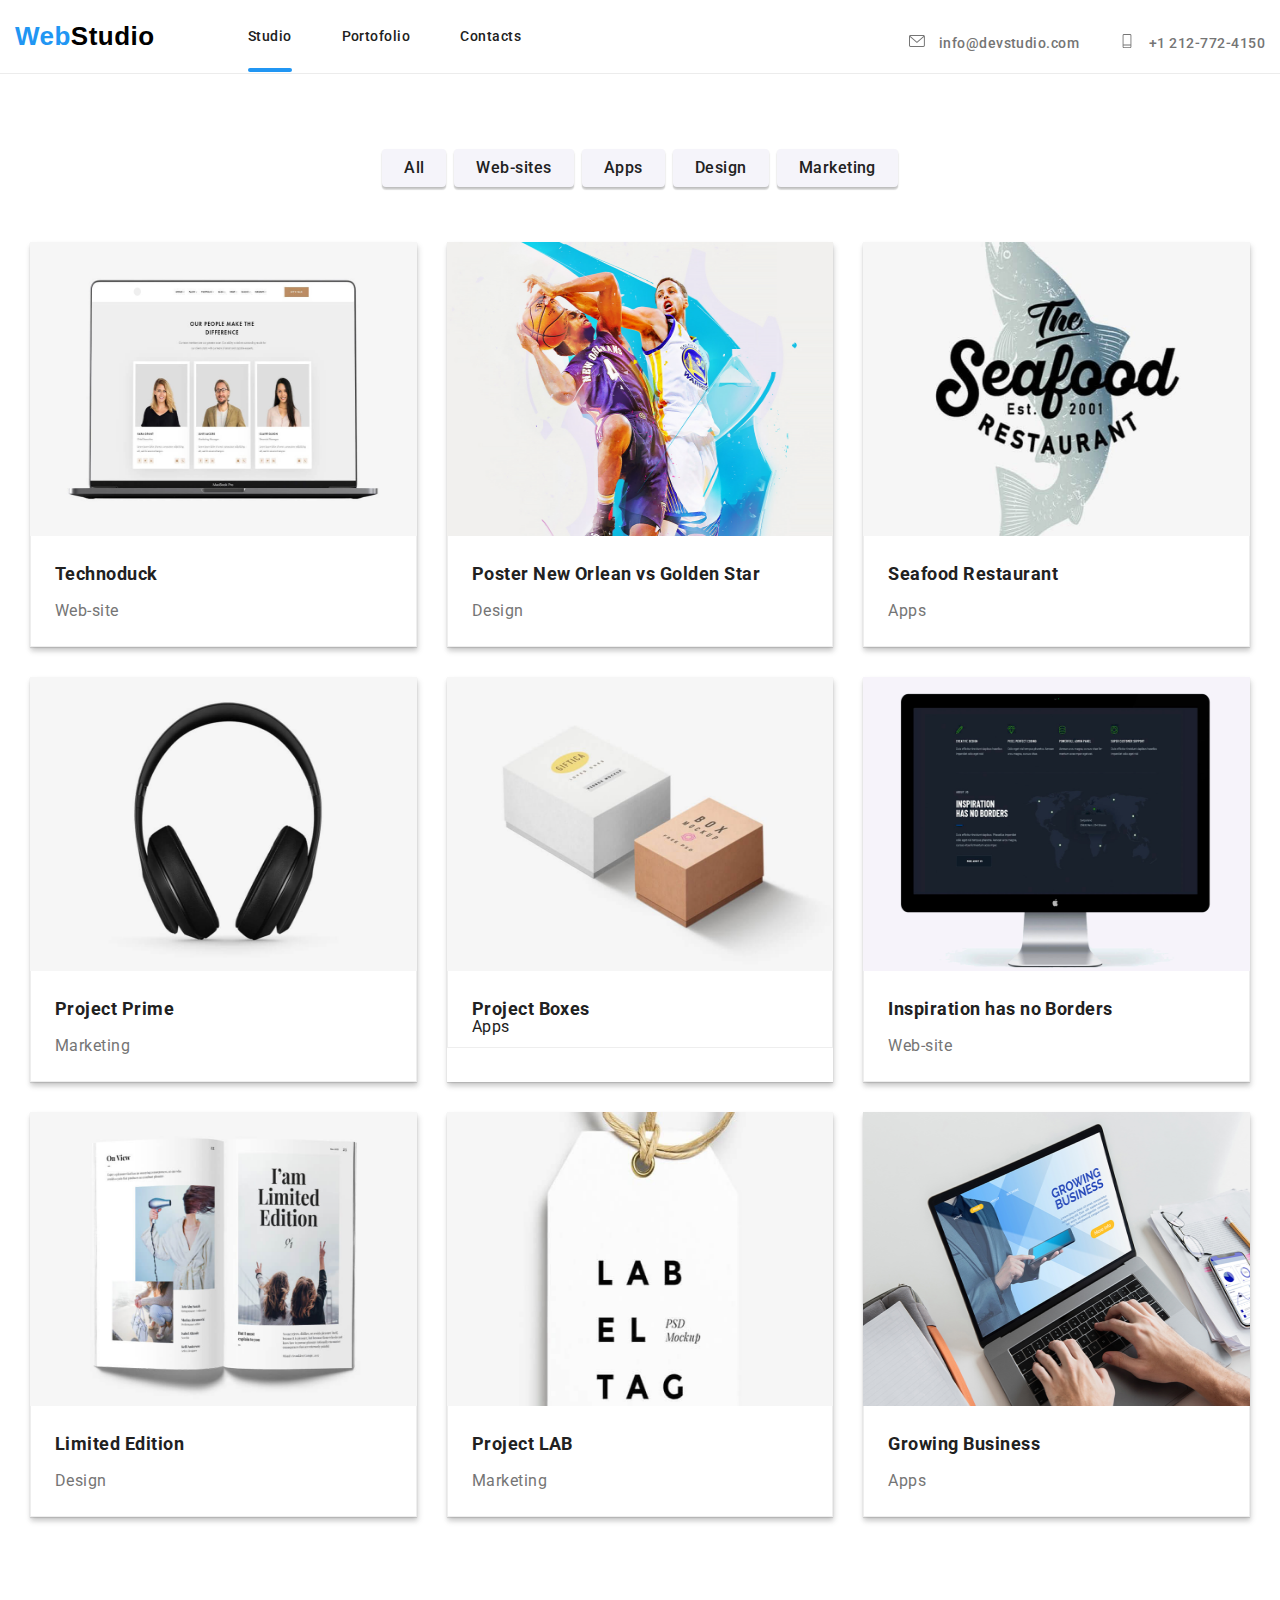
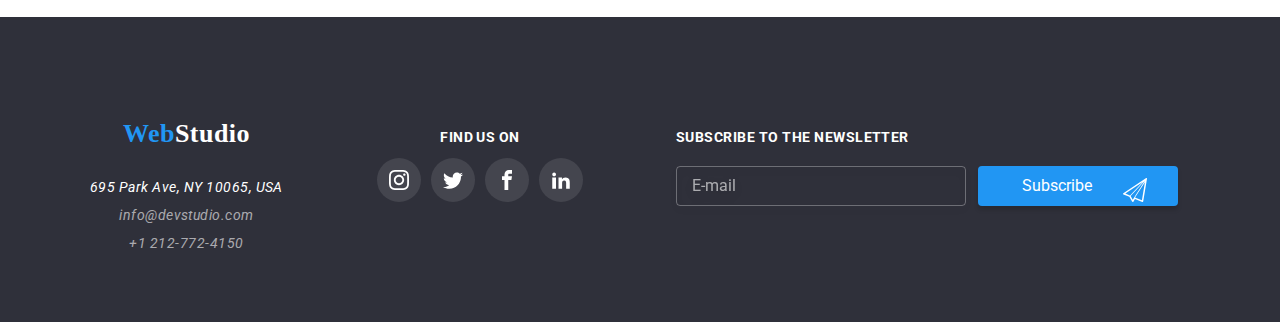
<file: portofolio.html>
<!DOCTYPE html>
<html lang="en">
  <head>
    <meta charset="UTF-8" />
    <meta http-equiv="X-UA-Compatible" content="IE=edge" />
    <meta name="viewport" content="width=device-width, initial-scale=1.0" />
    <link
      rel="stylesheet"
      href="https://cdnjs.cloudflare.com/ajax/libs/modern-normalize/1.0.0/modern-normalize.min.css"
    />
    <link rel="stylesheet" href="css/main.min.css" />
    <title>WebStudio</title>
    <link rel="preconnect" href="https://fonts.googleapis.com" />
    <link rel="preconnect" href="https://fonts.gstatic.com" crossorigin />
    <link
      href="https://fonts.googleapis.com/css2?family=Roboto:wght@400;500;700;900&display=swap"
      rel="stylesheet"
    />
  </head>
  <body>
    <header class="page__header">
      <div class="page__container">
        <a href="./index.html" class="page__logo"
          ><span class="page__logo__item">Web</span>Studio</a
        >
        <!-- Navigation header -->
        <nav class="nav">
          <ul class="menu__nav">
            <li class="menu__nav__item">
              <a
                class="menu__nav__link curent-card"
                href="studio.html"
                target="_blank"
                >Studio</a
              >
            </li>
            <li class="menu__nav__item">
              <a class="menu__nav__link" href="portofolio.html" target="_blank"
                >Portofolio</a
              >
            </li>
            <li class="menu__nav__item">
              <a class="menu__nav__link nav__link link" href="Contacts.html"
                >Contacts</a
              >
            </li>
          </ul>
        </nav>
        <ul class="contacts__nav">
          <li class="contacts__item">
            <a class="contacts__source" href="info@devstudio.com">
              <svg class="contacts__icon" height="12">
                <use href="./images/icons.svg#icon-envelope-hover"></use>
              </svg>
              info@devstudio.com</a
            >
          </li>
          <li class="contacts__item">
            <a class="contacts__source" href="tel:+12127724150">
              <svg class="contacts__icon" height="12">
                <use href="./images/icons.svg#icon-Vector"></use>
              </svg>
              +1 212-772-4150</a
            >
          </li>
        </ul>
        <button
        class="menu-toggle js-open-menu"
        aria-expanded="false"
        aria-controls="mobile-menu">
        <svg
          width="24"
          height="24"
          fill="currentColor"
          viewBox="0 0 20 20"
          xmlns="http://www.w3.org/2000/svg">
          <path
            fill-rule="evenodd"
            d="M3 5a1 1 0 011-1h12a1 1 0 110 2H4a1 1 0 01-1-1zM3 10a1 1 0 011-1h12a1 1 0 110 2H4a1 1 0 01-1-1zM3 15a1 1 0 011-1h12a1 1 0 110 2H4a1 1 0 01-1-1z"
            clip-rule="evenodd"></path>
        </svg>
      </button>
      </div>
    </header>
    <main class="main-page-portofolio">
      <section class="section__portofolio section">
        <div class="container">
          <h1 hidden>Image gallery</h1>
          <ul class="button__section">
            <li class="button__section__item">
              <button type="button" class="button__section__nav">All</button>
            </li>
            <li class="button__section__item">
              <button type="button" class="button__section__nav">
                Web-sites
              </button>
            </li>
            <li class="button__section__item">
              <button type="button" class="button__section__nav">Apps</button>
            </li>
            <li class="button__section__item">
              <button type="button" class="button__section__nav">Design</button>
            </li>
            <li class="button__section__item">
              <button type="button" class="button__section__nav">
                Marketing
              </button>
            </li>
          </ul>
          <ul class="galery__list">
            <li class="galery__list__item">
              <div class="overlay">
                <div class="overlay__card">
                  <p class="overlay__card--text">
                    Technoduck is a state-of-the-art coronavirus distribution
                    platform. Companies use this platform for digital espionage
                    and attacks on competitors' secure servers.
                  </p>
                </div>
                <img class="images-prt"
                  srcset="images/img-portofolio/porto1.4.png 450w, images/img-portofolio/porto1.9.png 900w"
                  src="images/img-portofolio/porto1.4.png"
                  alt="Web-site"
                  width="370"
                  height="260"
                />
              </div>
              <div class="cards">
                <h4 class="cards__product--title">Technoduck</h4>
                <p class="cards__text--description">Web-site</p>
              </div>
            </li>
            <li class="galery__list__item">
              <div class="overlay">
                <div class="overlay__card">
                  <p class="overlay__card--text">
                    We make business cards, map and presentation flyer, website,
                    poster design, presentation catalog, newsletter, postcard,
                    street banner, e-banner and obviously the logo.
                  </p>
                </div>
                <img class="images-prt"
                srcset="images/img-portofolio/porto2.4.png 450w, images/img-portofolio/porto2.9.png 900w"
                  src="images/img-portofolio/porto2.4.png"
                  alt="Poster New Orlean vs Golden Star"
                  width="370"
                  height="260"
                />
              </div>
              <div class="cards">
                <h4 class="cards__product--title">
                  Poster New Orlean vs Golden Star
                </h4>
                <p class="cards__text--description">Design</p>
              </div>
            </li>
            <li class="galery__list__item">
              <div class="overlay">
                <div class="overlay__card">
                  <p class="overlay__card--text">
                    Shrimp, lobster, clams, trout, mackerel, squid. Here you
                    find what you need. Subscribe! Join the 14,500 subscribers
                    and get a 25% discount on every order, with 10 lei/month!
                  </p>
                </div>
                <img class="images-prt"
                srcset="images/img-portofolio/porto3.4.png 450w, images/img-portofolio/porto3.9.png 900w"
                  src="images/img-portofolio/porto3.4.png"
                  alt="Seafood Restaurant"
                  width="370"
                  height="260"
                />
              </div>
              <div class="cards">
                <h4 class="cards__product--title">Seafood Restaurant</h4>
                <p class="cards__text--description">Apps</p>
              </div>
            </li>
            <li class="galery__list__item">
              <div class="overlay">
                <div class="overlay__card">
                  <p class="overlay__card--text">
                    Accessories and others: car chargers, protective covers,
                    sunshades, oils, car paints, thinners, paint guns, audio.
                  </p>
                </div>
                <img class="images-prt"
                srcset="images/img-portofolio/porto4.4.png 450w, images/img-portofolio/porto4.9.png 900w"
                  src="images/img-portofolio/porto4.4.png"
                  alt="Project Prime"
                  width="370"
                  height="260"
                />
              </div>
              <div class="cards">
                <h4 class="cards__product--title">Project Prime</h4>
                <p class="cards__text--description">Marketing</p>
              </div>
            </li>
            <li class="galery__list__item">
              <div class="overlay">
                <div class="overlay__card">
                  <p class="overlay__card--text">
                    Use the Project or Roadmap app in Teams
                  </p>
                </div>

                <img class="images-prt" srcset="images/img-portofolio/porto5.4.png 450w, images/img-portofolio/porto5.9.png 900w" src="images/img-portofolio/porto5.4.png" alt="Project-Boxes" width="370" />
              </div>
              <div class="cards">
                <h2 class="cards__product--title">Project Boxes</h2>
                <p class="cards__domain--description">Apps</p>
              </div>
            </li>
            <li class="galery__list__item">
              <div class="overlay">
                <div class="overlay__card">
                  <p class="overlay__card--text">
                    You can adapt the entire content of the page according to
                    your needs. Start here! Ideal for private and business
                    websites. The easiest editor on the market. 24/7 support.
                  </p>
                </div>
                <img class="images-prt"
                  srcset="images/img-portofolio/porto6.4.png 450w, images/img-portofolio/porto6.9.png 900w"
                  src="images/img-portofolio/porto6.4.png"
                  alt="Inspiration has no Borders"
                  width="370"
                  height="260"
                />
              </div>
              <div class="cards">
                <h4 class="cards__product--title">
                  Inspiration has no Borders
                </h4>
                <p class="cards__text--description">Web-site</p>
              </div>
            </li>
            <li class="galery__list__item">
              <div class="overlay">
                <div class="overlay__card">
                  <p class="overlay__card--text">
                    One thing I’ve learned in my journey as a designer is that
                    design has to be inclusive and reflect the whole world
                    around us.
                  </p>
                </div>
                <img class="images-prt"
                  srcset="images/img-portofolio/porto7.4.png 450w, images/img-portofolio/porto7.9.png 900w"
                  src="images/img-portofolio/porto7.4.png"
                  alt="Limited Edition"
                  width="370"
                  height="260"
                />
              </div>
              <div class="cards">
                <h4 class="cards__product--title">Limited Edition</h4>
                <p class="cards__text--description">Design</p>
              </div>
            </li>
            <li class="galery__list__item">
              <div class="overlay">
                <div class="overlay__card">
                  <p class="overlay__card--text">
                    Ai auzit despre noi? Shop multi-brand, designeri
                    internaționali&români, încălțăminte&accesorii
                  </p>
                </div>
                <img class="images-prt"
                  srcset="images/img-portofolio/porto8.4.png 450w, images/img-portofolio/porto8.9.png 900w"
                  src="images/img-portofolio/porto8.4.png"
                  alt="Project LAB"
                  width="370"
                  height="260"
                />
              </div>
              <div class="cards">
                <h4 class="cards__product--title">Project LAB</h4>
                <p class="cards__text--description">Marketing</p>
              </div>
            </li>
            <li class="galery__list__item">
              <div class="overlay">
                <div class="overlay__card">
                  <p class="overlay__card--text">
                    Use Semrush small biz tools to find profitable keywords and
                    get ahead of competitors. With Semrush marketing software,
                    you can grow your small business faster.
                  </p>
                </div>
                <img class="images-prt"
                  srcset="images/img-portofolio/porto9.4.png 450w, images/img-portofolio/porto9.9.png 900w"
                  src="images/img-portofolio/porto9.4.png"
                  alt="Growing Business"
                  width="370"
                  height="260"
                />
              </div>
              <div class="cards">
                <h4 class="cards__product--title">Growing Business</h4>
                <p class="cards__text--description">Apps</p>
              </div>
            </li>
          </ul>
        </div>
      </section>
    </main>
    <!--Footer pages-->
    <footer class="footer">
      <div class="footer__container">
        <div class="footer__block">
          <!--Logo-->
          <a class="footer__logo" href="./index.html">
            <span class="footer__span">Web</span>Studio</a
          >

          <!--Address and contact details-->
          <address class="footer__adrees">
            <ul class="footer__list__main">
              <li class="footer__list__item">
                <a
                  class="footer__list__location"
                  href="https://goo.gl/maps/WX2whz8Sf4KxUwsg9"
                  target="_blank"
                  >695 Park Ave, NY 10065, USA</a
                >
              </li>
              <li class="footer__list__item">
                <a
                  class="footer__list__contacts"
                  href="mailto:info@devstudio.com:"
                  >info@devstudio.com</a
                >
              </li>
              <li class="footer__list__item">
                <a class="footer__list__contacts" href="tel:+1212-772-4150"
                  >+1 212-772-4150
                </a>
              </li>
            </ul>
          </address>
        </div>

        <!--find-us-->
        <section class="find">
          <div class="find__blocks">
            <h4 class="find__title">FIND US ON</h4>
            <ul class="find__list">
              <li class="find__list__social">
                <a href="#" target="_blank" class="find__list__social--link">
                  <svg class="find__social__icons" width="20px" height="20px">
                    <use href="./images/icons.svg#icon-instagram"></use>
                  </svg>
                </a>
              </li>
              <li class="find__list__social">
                <a href="#" target="_blank" class="find__list__social--link">
                  <svg class="find__social__icons" width="20px" height="20px">
                    <use href="./images/icons.svg#icon-twitter"></use>
                  </svg>
                </a>
              </li>
              <li class="find__list__social">
                <a href="#" target="_blank" class="find__list__social--link">
                  <svg class="find__social__icons" width="20px" height="20px">
                    <use href="./images/icons.svg#icon-facebook"></use>
                  </svg>
                </a>
              </li>
              <li class="find__social">
                <a href="#" target="_blank" class="find__list__social--link">
                  <svg class="find__social__icons" width="20px" height="20px">
                    <use href="./images/icons.svg#icon-linkedin"></use>
                  </svg>
                </a>
              </li>
            </ul>
          </div>
        </section>
        <div class="subscribe">
          <h3 class="subcribe__title">Subscribe to the newsletter</h3>
          <form class="subcribe__footer-form">
            <label class="subcribe__contact">
              <input
                class="subcribe__input-adrees"
                type="email"
                name="email"
                placeholder="E-mail"
              />
            </label>
            <button class="subcribe__button" type="submit">
              <svg class="subcribe__submit-send" width="24" height="24">
                <use href="./images/icon-modal.svg#icon-send-button"></use></svg>Subscribe</button>
          </form>
        </div>
      </div>
    </footer>
    <div class="menu-container js-menu-container" id="mobile-menu">
      <button class="menu-toggle js-close-menu">
        <svg
          fill="currentColor"
          viewBox="0 0 20 20"
          xmlns="http://www.w3.org/2000/svg"
          width="24"
          height="24">
          <path
            fill-rule="evenodd"
            d="M4.293 4.293a1 1 0 011.414 0L10 8.586l4.293-4.293a1 1 0 111.414 1.414L11.414 10l4.293 4.293a1 1 0 01-1.414 1.414L10 11.414l-4.293 4.293a1 1 0 01-1.414-1.414L8.586 10 4.293 5.707a1 1 0 010-1.414z"
            clip-rule="evenodd"></path>
        </svg>
      </button>
      <nav class="nav mobile meniu">
        <ul class="menu__nav">
          <li class="menu__nav__item">
            <a class="menu__nav__link curent-card" href="studio.html"
              >Studio</a
            >
          </li>
          <li class="menu__nav__item">
            <a class="menu__nav__link" href="portofolio.html">Portfolio</a>
          </li>
          <li class="menu__nav__item">
            <a class="menu__nav__link nav__link link" href="#contacts.html"
              >Contacts</a
            >
          </li>
        </ul>
      </nav>

      <ul class="contacts__nav mobile-menu">
        <li class="contacts__nav__item">
          <a class="contacts__nav__source" href="mailto:info@devstudio.com">
            info@devstudio.com
          </a>
        </li>
        <li class="contacts__nav__item">
          <a class="contacts__source-number" href="tel:+1212-772-4150">
            +1 212-772-4150</a
          >
        </li>
      </ul>
      <ul class="mobile-social-media">
        <li>
          <a class="mobile-social-media__item no-border-item">Instagram</a>
        </li>
        <li><a class="mobile-social-media__item">Twitter</a></li>
        <li><a class="mobile-social-media__item">Facebook</a></li>
        <li><a class="mobile-social-media__item">LinkedIn</a></li>
      </ul>
    </div>
    <script src="./js/modal.js"></script>
    <script defer src="./js/mobile-menu.js"></script>
  </body>
</html>
</file>
<file: css/main.min.css>
:root{--text-color: #757575;--navlink-color: #2196f3;--title-color: #212121;--background-grey: #2f303a;--background-button: #f5f4fa}body{color:#212121;background-color:#fff;font-family:"Roboto",sans-serif;letter-spacing:.03em}*{-webkit-margin-before:0;margin-block-start:0;-webkit-margin-after:0;margin-block-end:0;-webkit-margin-start:0;margin-inline-start:0;-webkit-margin-end:0;margin-inline-end:0;-webkit-padding-start:0;padding-inline-start:0}.visually-hidden{position:absolute;width:1px;height:1px;margin:-1px;border:0;padding:0;white-space:nowrap;-webkit-clip-path:inset(100%);clip-path:inset(100%);clip:rect(0 0 0 0);overflow:hidden}ul{list-style-type:none}a{text-decoration:none}.container{max-width:1200px;display:flex}.flexcontainercenter{display:flex;flex-wrap:nowrap}.grid--col-4 .grid__item{flex-basis:calc((100% - 90px) / 4)}.grid--col-3 .grid__item{flex-basis:calc((100% - 60px) / 3)}.grid--col-4 .grid__item{flex-basis:calc((100% - 90px) / 4)}.grid--col-6 .grid__item{flex-basis:calc((100% - 150px) / 6)}.page__header{border-bottom:1px solid #ececec;background-color:#fff;padding:16px 15px;max-width:100%}.page__header .page__container{display:flex;max-width:100%;align-items:center;justify-content:space-between}.page__header .page__container .page__logo{font-family:"Raleway",sans-serif;font-weight:700;font-size:26px;line-height:1.19;color:#000;margin-right:93px}.page__header .page__container .page__logo__item{color:#2196f3}.page__header .page__container .nav{position:relative}.page__header .page__container .menu__nav{display:none;gap:50px}.page__header .page__container .menu__nav__item{display:flex;flex-wrap:wrap;flex-grow:1;flex-shrink:0}.page__header .page__container .menu__nav__link{color:#212121;font-weight:500;font-size:14px;line-height:1.14px;position:relative}.page__header .page__container .menu__nav__link:hover,.page__header .page__container .menu__nav__link:active,.page__header .page__container .menu__nav__link:focus{color:#2196f3}.page__header .page__container .menu__nav .curent-card::after{content:"";width:100%;height:4px;border-radius:2px;position:absolute;background-color:#2196f3;bottom:-35px;left:0}.page__header .page__container .contacts__nav{display:none;gap:40px;margin-left:auto}.page__header .page__container .contacts__nav__item{flex-grow:0;flex-shrink:0;margin-right:auto}.page__header .page__container .contacts__source{font-weight:500;font-size:14px;line-height:1.14;color:#757575}.page__header .page__container .contacts__source:hover,.page__header .page__container .contacts__source:active,.page__header .page__container .contacts__source:focus{color:#2196f3}.page__header .page__container .contacts__icon{display:inline-block;fill:currentColor;margin-right:10px;height:14px;width:16px}.page__header .page__container .contacts__icon:hover{color:#757575}@media screen and (min-width: 768px){.page__header{padding:21px 15px}.page__header .page__container .menu__nav{display:flex;flex-direction:row}.page__header .page__container .contacts__nav{display:flex;flex-direction:column;gap:10px;justify-content:center}}@media screen and (min-width: 1200px){.page__header .page__container .contacts__nav{display:flex;flex-direction:row;gap:40px}}.principal__section{background-image:url(/images/background.jpeg);background-size:cover;background-position:center;padding:118px 60px;text-align:center;background-color:rgba(47,48,58,.4)}.principal__section .principal__section__container{width:100%;margin:0 auto;display:flex;flex-direction:column;justify-content:center;align-items:center}.principal__section .principal__section__container .principal__title{font-weight:900;font-size:44px;line-height:1.36;text-align:center;color:#fff}.principal__section .principal__section__container .principal__button{display:flex;align-items:center;border-radius:4px;border:none;justify-content:center;align-content:center;font-weight:700;font-size:16px;line-height:1.87;box-shadow:0px 4px 4px rgba(0,0,0,.15);border-radius:4px;cursor:pointer;padding-top:10px;padding-bottom:10px;padding-left:20px;padding-right:20px;margin-top:40px;background-color:var(--navlink-color);color:#fff}.principal__section .principal__section__container .principal__button:hover,.principal__section .principal__section__container .principal__button:focus{background-color:#188ced}@media screen and (min-width: 768px){.principal__section{background-image:url(/images/backgroundw/back.1200w.jpg)}}@media screen and (min-width: 1200px){.principal__section{background-image:url(/images/backgroundw/back.1600w.jpg)}}.section__grid .container{max-width:100%}.grid{padding:60px 15px;display:flex;flex-direction:row;gap:30px;flex-wrap:wrap;margin-left:60px;margin-right:60px}.grid__item{flex-basis:100%;flex-grow:0;flex-shrink:1;text-align:start;flex-wrap:wrap;position:relative}.section__list__brand{background-color:#f5f4fa;height:120px;width:100%;display:flex;justify-content:center;align-items:center;margin-bottom:30px;flex-wrap:wrap}.section__list__title{font-weight:700;font-size:14px;line-height:1.14;text-align:center;margin-bottom:10px}.section__list__text{font-size:14px;line-height:1.71;color:#212121}@media screen and (min-width: 768px){.grid .grid__item{flex-basis:calc((100% - 30px) / 2)}}@media screen and (min-width: 1200px){.grid .grid__item{flex-basis:calc((100% - 90px) / 4)}}.section__container{max-width:100%;margin:0 auto;display:none}.section__title{text-align:center;margin-left:auto;margin-right:auto;letter-spacing:.03em;font-weight:700;font-size:36px;line-height:1.16}.grid{margin-top:50px;display:inline-flex}.grid__item{flex-basis:100%;position:relative;flex-wrap:wrap;flex-shrink:0;flex-grow:0}.gallery__card-photo{position:absolute;display:flex;align-items:center;justify-content:center;bottom:2px;width:370px;height:70px;background:rgba(47,48,58,.8)}.gallery__text-photo{font-weight:700;font-size:14px;line-height:1.14;text-align:center;color:#fff;text-transform:uppercase}@media screen and (min-width: 1200px){.section__container{display:block}}.team{background-color:#f5f4fa;max-width:100%;padding:60px 15px}.team__container{max-width:100%}.team__title{text-align:center;margin-bottom:50px;font-weight:700;font-size:36px;line-height:1.16;color:#212121}.team .img-team{display:block;width:100%}.team__list{display:flex;flex-direction:column;gap:30px;justify-content:space-between;flex-wrap:wrap;max-width:100%}.team__title-list{flex-wrap:wrap;border-radius:0px 0px 4px 4px;background:var(--secondary-color);box-shadow:0px 1px 3px rgba(0,0,0,.12),0px 1px 1px rgba(0,0,0,.14),0px 2px 1px rgba(0,0,0,.2)}.team .card__description{padding-top:30px;padding-bottom:30px;padding-left:10px;padding-right:10px}.team .team__agent{text-align:center;margin-bottom:10px;margin-top:30px;font-weight:500;font-size:16px;line-height:1.17;letter-spacing:.03em}.team .team__agent__description{text-align:center;font-size:16px;line-height:1.17}.team .social__media{display:flex;justify-content:center;gap:10px;padding-top:28px;padding-bottom:30px;flex-wrap:wrap}.team .social__media__link{background-color:#fff;border-radius:50%;width:44px;height:44px;display:flex;justify-content:center;align-items:center;color:#757575}.team .social__media__link:hover{background-color:#2196f3;color:#fff}.team .social__media__link:hover:focus{background-color:#2196f3;color:#fff}.team .social__media__icon{width:20px;height:20px;fill:currentColor}@media screen and (min-width: 768px){.team__list{flex-direction:row;flex-wrap:wrap}.team__title-list{flex-basis:calc((100% - 30px) / 2)}}@media screen and (min-width: 1200px){.team__list{flex-direction:row;flex-wrap:wrap}.team__title-list{flex-basis:calc((100% - 90px) / 4)}}.costumer__section{background-color:#e5e5e5;max-width:100%}.costumer__section .costumer__container{max-width:100%;padding:60px 15px}.costumer__section .costumer__container .costumer__title{text-align:center;margin-bottom:50px;font-style:normal;font-weight:700;font-size:36px;line-height:42px;color:var(--title-color)}.costumer__section .costumer__container .customer{display:flex;align-items:center;justify-content:center;gap:30px;flex-wrap:wrap;max-width:100%}.costumer__section .costumer__container .customer__item{flex-basis:calc((100% - 30px) / 2)}.costumer__section .costumer__container .costumers__link{display:flex;justify-content:center;align-items:center;height:92px;fill:#afb1b8;border-radius:4px;border:1px solid #afb1b8;box-sizing:border-box;transition:border 250ms cubic-bezier(0.4, 0, 0.2, 1)}.costumer__section .costumer__container .costumers__link:hover,.costumer__section .costumer__container .costumers__link:focus{border:1px solid #2196f3;fill:#2196f3}.costumer__section .costumer__container .costumers__link__icons{fill:currentColor}@media screen and (min-width: 768px){.costumer__section .costumer__container .customer__item{flex-basis:calc((100% - 60px) / 3)}}@media screen and (min-width: 1200px){.costumer__section .costumer__container .customer{flex-wrap:nowrap}.costumer__section .costumer__container .customer__item{flex-basis:calc((100% - 90px) / 4)}}.footer{background-color:#2f303a;padding:60px 15px}.footer .footer__container{max-width:100%;display:flex;flex-wrap:wrap;flex-direction:column;text-align:center}.footer .footer__container .footer__logo{font-family:"Raleway";font-weight:700;font-size:26px;line-height:1.19;color:#fff;text-align:center}.footer .footer__container .footer__logo .footer__span{color:#2196f3}.footer .footer__container .footer__adrees{margin-top:28px}.footer .footer__container .footer__adrees .footer__list__main{display:flex;gap:10px;flex-direction:column;justify-content:center}.footer .footer__container .footer__adrees .footer__list__main .footer__list__item{flex-grow:0;flex-shrink:1;text-align:start;flex-wrap:wrap;text-align:center}.footer .footer__container .footer__adrees .footer__list__main .footer__list__item :hover{color:#2196f3}.footer .footer__container .footer__adrees .footer__list__main .footer__list__location{font-size:14px;line-height:1.14;color:#fff;margin-bottom:10px}.footer .footer__container .footer__adrees .footer__list__main .footer__list__contacts{font-size:14px;line-height:1.14;color:rgba(255,255,255,.6)}.footer .footer__container .find__blocks{display:flex;justify-content:center;flex-direction:column;padding-top:60px;padding-bottom:60px}.footer .footer__container .find__blocks .find__title{font-weight:700;font-size:14px;line-height:1.14px;color:#fff;text-align:center}.footer .footer__container .find__list{display:flex;gap:10px;justify-content:center;flex-wrap:wrap;margin-top:20px}.footer .footer__container .find__list__social{display:flex;flex-wrap:wrap}.footer .footer__container .find__list__social--link{color:#fff;background-color:rgba(255,255,255,.1);border-radius:50%;width:44px;height:44px;display:flex;justify-content:center;align-items:center}.footer .footer__container .find__list__social--link:hover,.footer .footer__container .find__list__social--link:active,.footer .footer__container .find__list__social--link:focus{color:#fff;background-color:#2196f3}.footer .footer__container .find__list .find__social__icons{fill:currentColor}.footer .footer__container .subscribe{display:flex;flex-direction:column;justify-content:center}.footer .footer__container .subscribe .subcribe__title{font-weight:700;font-size:14px;line-height:1.14;text-transform:uppercase;color:#fff;text-align:center}.footer .footer__container .subscribe .subcribe__input-adrees{max-width:100%;border:1px solid rgba(255,255,255,.3);filter:drop-shadow(0px 4px 4px rgba(0, 0, 0, 0.15));border-radius:4px;background-color:rgba(0,0,0,0);color:#fff;padding:15px;outline:none;margin-top:20px}.footer .footer__container .subscribe .subcribe__input-adrees::-moz-placeholder{font-weight:400;font-size:16px;line-height:1.25;color:rgba(255,255,255,.6)}.footer .footer__container .subscribe .subcribe__input-adrees::placeholder{font-weight:400;font-size:16px;line-height:1.25;color:rgba(255,255,255,.6)}.footer .footer__container .subscribe .subcribe__input-adrees:hover,.footer .footer__container .subscribe .subcribe__input-adrees:focus{border:1px solid #2196f3;filter:drop-shadow(0px 4px 4px rgba(0, 0, 0, 0.15));border-radius:4px}.footer .footer__container .subcribe__contact{display:flex;flex-direction:column;align-items:center;justify-content:center}.footer .footer__container .subcribe__contact input{width:60%}.footer .footer__container .subcribe__button{margin-top:20px;max-width:200px;background-color:#2196f3;border-radius:4px;border:none;color:#fff;position:relative;fill:currentColor;min-width:200px;padding-right:43px;padding-top:10px;padding-bottom:10px;margin-right:12px;cursor:pointer;outline:none;box-shadow:0px 4px 4px rgba(0,0,0,.15);border:1px solid rgba(0,0,0,0);border-radius:4px}.footer .footer__container .subcribe__button:hover,.footer .footer__container .subcribe__button:focus{background-color:#188ced;color:#fff;transition:opacity 250ms cubic-bezier(0.4, 0, 0.2, 1)}.footer .footer__container .subcribe__button .subcribe__submit-send{fill:#fff;width:24px;height:24px;position:absolute;right:15.19%;bottom:3.62%;top:30%}@media screen and (min-width: 768px){.footer{padding:60px 90px}.footer .footer__container{flex-direction:row;align-items:baseline}.footer .footer__container .find{width:50%;margin-left:auto}.footer .footer__container .subscribe{width:100%}.footer .footer__container .subscribe .subcribe__input-adrees{width:60%}.footer .footer__container .subcribe__contact{display:flex;flex-direction:column;align-items:center;justify-content:center}.footer .footer__container .subcribe__contact label{width:100%}}@media screen and (min-width: 1200px){.footer .footer__container .find{width:-moz-fit-content;width:fit-content;margin-left:94px}.footer .footer__container .subscribe{width:auto;flex-grow:1;margin-left:93px;display:flex;align-items:start}.footer .footer__container .subscribe__title{text-align:left}.footer .footer__container .subscribe__footer-form{display:flex;width:100%}.footer .footer__container .subscribe .subcribe__input-adrees{width:auto}.footer .footer__container .subcribe__footer-form{display:flex;gap:12px;align-items:center;width:100%}.footer .footer__container .subcribe__footer-form .subcribe__contact{flex-grow:1}.footer .footer__container .subcribe__footer-form .subcribe__contact input{width:100%}}.modal{position:fixed;width:100%;height:100%;background-color:rgba(0,0,0,.2);z-index:99;display:flex;justify-content:center;align-items:center;transition:opacity 300ms linear,transform 250ms linear}.modal__inner{width:528px;height:581px;background-color:#fff;position:relative}.close-modal{border-radius:50%;background-color:#fff;border:1px solid rgba(0,0,0,.1);width:30px;height:30px;display:flex;align-items:center;justify-content:center;color:#fff;cursor:pointer;position:absolute;top:8px;right:8px}.is-hidden{visibility:hidden;pointer-events:none;transform:scale(0.1);opacity:0}.close-icon:hover{fill:#2196f3}.modal__title{font-family:"Roboto";font-style:normal;font-weight:700;font-size:20px;line-height:23px;text-align:center;letter-spacing:.03em;margin-top:40px;margin-bottom:12px}.request-form{font-family:"Roboto";font-style:normal;font-size:12px;line-height:14px;text-align:left;letter-spacing:1%;color:#212121;display:flex;flex-direction:column;align-items:center;justify-content:center;gap:10px}.request-form label{position:relative}.request-form label svg{position:absolute;left:3%;top:0;height:75px;color:#000;cursor:pointer}.request-form label:hover,.request-form label :focus{fill:#2196f3}input{padding-left:40px;border:1px solid rgba(33,33,33,.2);border-radius:4px;cursor:pointer}input:hover,input :focus{border:1px solid #2196f3}input{flex-wrap:wrap;justify-content:center;width:448px;height:40px;margin-top:4px}textarea{flex-wrap:wrap;justify-content:center;width:448px;height:120px;margin-top:4px;resize:none;padding-left:16px;padding-top:12px;border:1px solid rgba(33,33,33,.2);border-radius:4px;cursor:pointer;color:currentColor}textarea:hover,textarea:focus{border:1px solid #2196f3}.request__icon{position:absolute;margin-left:12px}.request{position:relative}.checkbox__replace{display:inline-flex;justify-content:center;align-items:center;margin-top:25px;width:16px;height:15px;border:2px solid #414141;border-radius:2px;position:relative}input[type=checkbox]{display:none}input[type=checkbox]:checked+.checkbox__replace{border-color:#2196f3;background-color:#2196f3}.check-icon{position:absolute;width:14px;height:15px;cursor:pointer}.button{background-color:#2196f3;width:200px;height:50px;box-shadow:0px 4px 4px rgba(0,0,0,.15);border-radius:4px;font-size:12px;padding:8px 50px;margin-top:18px;border:1px solid #2196f3;align-self:center;color:#fff;cursor:pointer}.terms-conditions{color:#2196f3;text-decoration:underline;font-size:14px}.text__span{font-weight:400;font-size:14px;line-height:24px;color:#212121;padding-left:7px;padding-bottom:2px}.section__portofolio{background-color:#fff;width:100%;padding:60px 15px}.section__portofolio .container{flex-basis:100%;display:flex;flex-direction:column}.section__portofolio .container .button__section{display:flex;flex-wrap:wrap;justify-content:flex-start;list-style-type:none;max-width:370px;gap:8px;padding:15px}.section__portofolio .container .button__section__item{flex-grow:0;flex-shrink:0}.section__portofolio .container .button__section__nav{display:flex;text-align:center;padding:6px 22px;font-weight:500;font-size:16px;line-height:1.63;letter-spacing:.03em;border-radius:4px;border:none;color:#212121;background-color:#f5f4fa;cursor:pointer;box-shadow:0px 3px 1px rgba(0,0,0,.1),0px 1px 2px rgba(0,0,0,.08),0px 2px 2px rgba(0,0,0,.12)}.section__portofolio .container .button__section__nav:hover,.section__portofolio .container .button__section__nav:active,.section__portofolio .container .button__section__nav:focus{color:#fff;background-color:#2196f3}.section__portofolio .container .galery__list{display:flex;flex-direction:column;flex-wrap:wrap;gap:30px;justify-content:space-between;text-align:start;padding:40px 15px}.section__portofolio .container .galery__list .galery__list__item{flex-basis:100%;flex-grow:0;flex-shrink:1;line-height:0px;background-color:#fff;flex-wrap:wrap;box-shadow:0px 1px 1px rgba(0,0,0,.12),0px 4px 4px rgba(0,0,0,.06),1px 4px 6px rgba(0,0,0,.16)}.section__portofolio .container .galery__list .galery__list__item .images-prt{height:294px;width:100%}.section__portofolio .container .galery__list .galery__list__item .cards{padding:20px 24px;border-bottom:1px solid #eee;border-left:1px solid #eee;border-right:1px solid #eee;border-top:none}.section__portofolio .container .galery__list .galery__list__item .cards__product--title{font-weight:700;font-size:18px;line-height:2;color:#212121}.section__portofolio .container .galery__list .galery__list__item .cards__text--description{font-size:16px;line-height:1.87;margin-top:4px;color:#757575}.section__portofolio .container .galery__list .galery__list__item .overlay{width:100%;position:relative;overflow:hidden}.section__portofolio .container .galery__list .galery__list__item .overlay__card{box-sizing:border-box;height:294px;width:100%;position:absolute;transform:translateY(100%);background-color:rgba(33,150,243,.9);transition:transform 250ms cubic-bezier(0.4, 0, 0.2, 1)}.section__portofolio .container .galery__list .galery__list__item .overlay__card--text{font-weight:400;font-size:18px;line-height:1.55;color:#fff;padding-top:63px;padding-bottom:91px;padding-left:24px;padding-right:24px}.section__portofolio .container .galery__list__item:hover .overlay__card{transform:translateY(0)}.curent-cards::after{content:"";width:100%;height:4px;border-radius:2px;position:absolute;background-color:#2196f3;bottom:0;left:0}@media screen and (min-width: 768px){.section__portofolio{background-color:#fff;width:100%;padding:60px 15px}.section__portofolio .container{max-width:100%;display:flex;flex-direction:column}.section__portofolio .container .button__section{display:flex;flex-wrap:nowrap;justify-content:space-around;max-width:556px;margin-left:auto;margin-right:auto;list-style-type:none}.section__portofolio .container .galery__list{flex-direction:row;flex-wrap:wrap}.section__portofolio .container .galery__list .galery__list__item{flex-basis:calc((100% - 30px) / 2)}}@media screen and (min-width: 1200px){.section__portofolio{background-color:#fff;width:100%}.section__portofolio .container{max-width:100%;display:flex;flex-direction:column}.section__portofolio .container .galery__list{flex-direction:row;flex-wrap:wrap}.section__portofolio .container .galery__list .galery__list__item{flex-basis:calc((100% - 60px) / 3)}.section__portofolio .container .button__section{display:flex;flex-wrap:nowrap;justify-content:space-around;max-width:1200px;margin-left:auto;margin-right:auto;list-style-type:none}}.menu-toggle{min-height:40px;min-width:40px;display:flex;align-items:center;justify-content:center;margin:0;padding:0;background-color:rgba(0,0,0,0);cursor:pointer;border:none;border-radius:50%;outline:none}@media(min-width: 768px){.menu-toggle{display:none}}.menu-toggle:hover,.menu-toggle:focus{background-color:#fff}.menu-container{display:flex;flex-direction:column;position:fixed;top:0;left:0;width:100vw;height:100vh;padding:32px;background-color:#fff;z-index:999;transform:translateX(100%);transition:transform 250ms ease-in-out}.menu-container.is-open{transform:translateX(0)}.menu-container .menu-toggle{position:absolute;top:16px;right:16px;color:#212121}.mobile-menu{padding:0;margin:0;list-style:none}.mobile-menu .link{display:block;padding:10px;color:#fff;text-decoration:none}.menu__nav{display:flex;flex-direction:column;gap:32px}.menu__nav__link{color:#212121;font-size:40px;line-height:47px;text-align:left}.menu__nav__link:hover,.menu__nav__link:active,.menu__nav__link:focus{color:#2196f3}.contacts__nav{display:flex;flex-direction:column;gap:30px;margin-top:auto}.contacts__nav__source{font-style:Medium;font-size:34px;line-height:40px;line-height:100%;text-align:left;letter-spacing:2%;color:#2196f3}@media screen and (max-width: 479px){.contacts__nav__source{font-size:32px}}.contacts__source-number{font-style:medium;font-size:24px;line-height:28px;text-align:left;letter-spacing:2%;color:#757575}.mobile-social-media{display:flex;gap:20px;margin-top:64px}.mobile-social-media__item{font-style:medium;font-size:18px;line-height:22px;line-height:104%;color:#2196f3}/*# sourceMappingURL=main.min.css.map */
</file>
